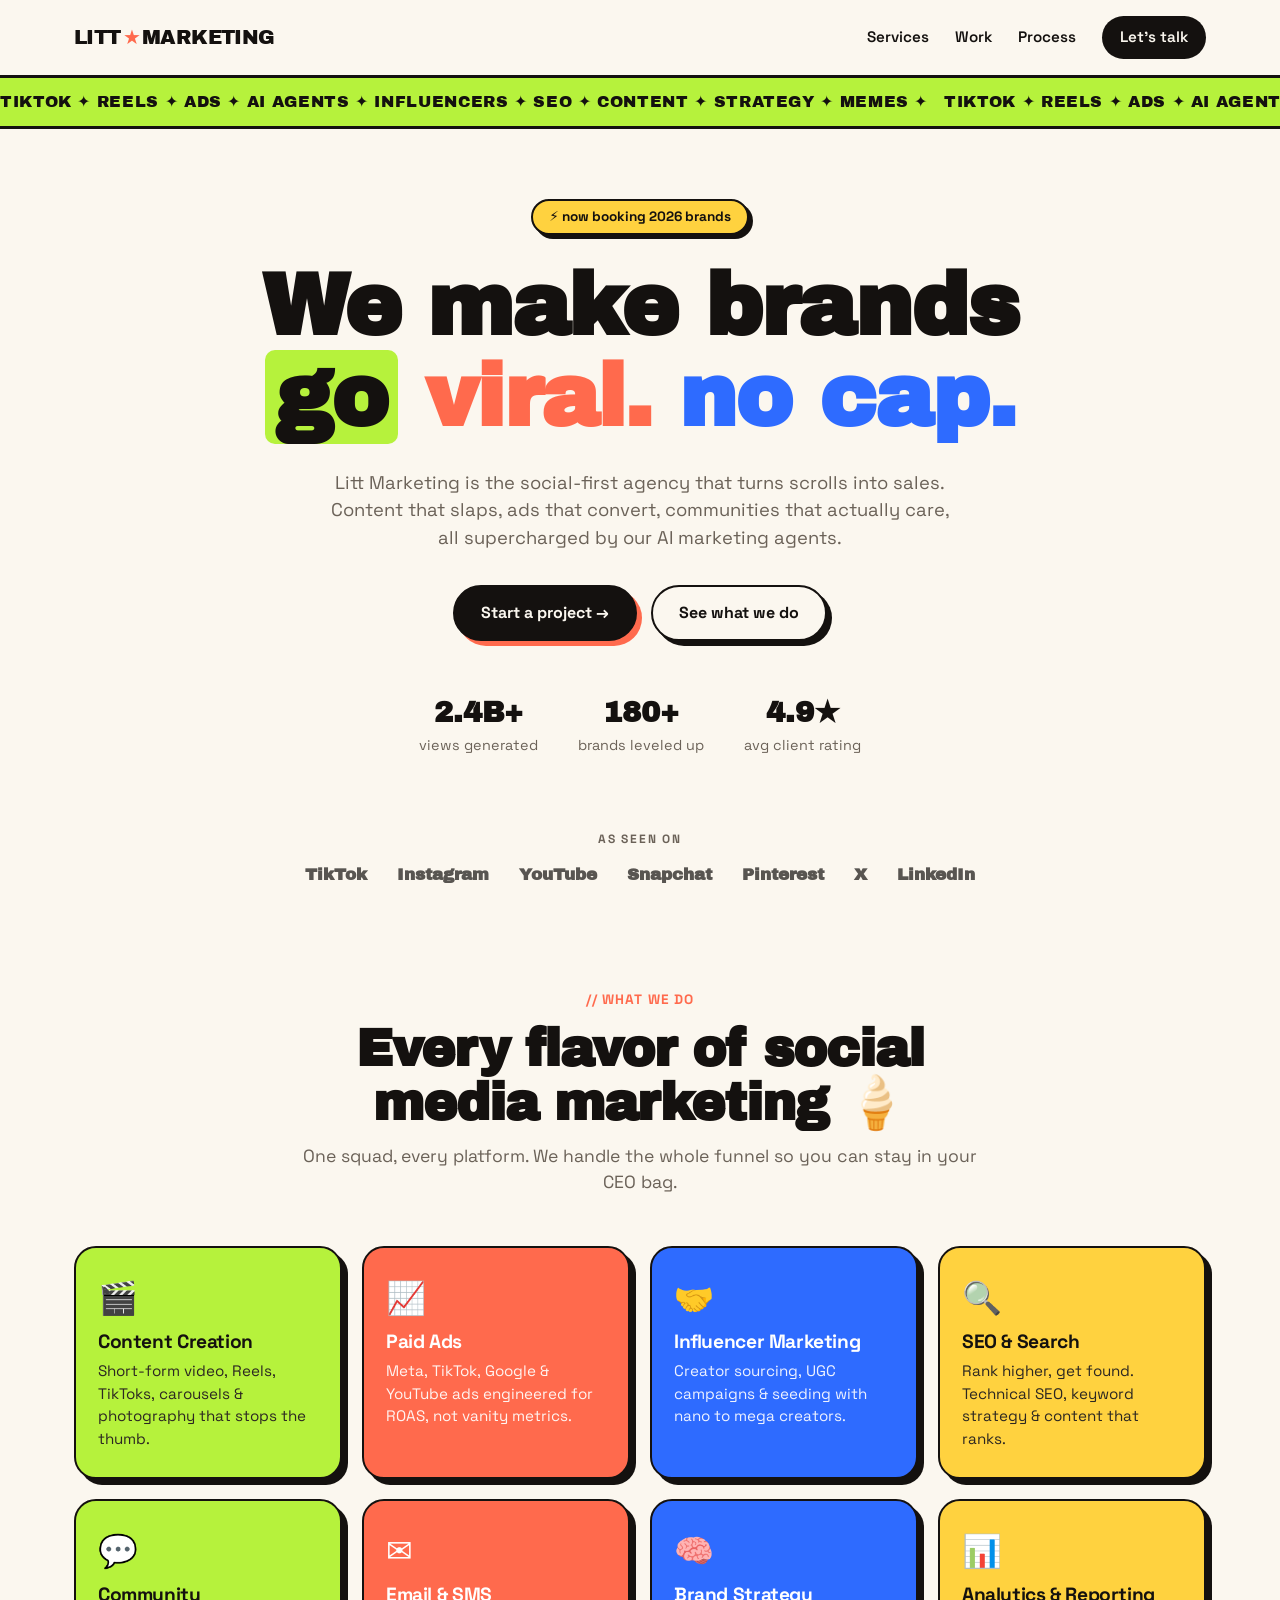
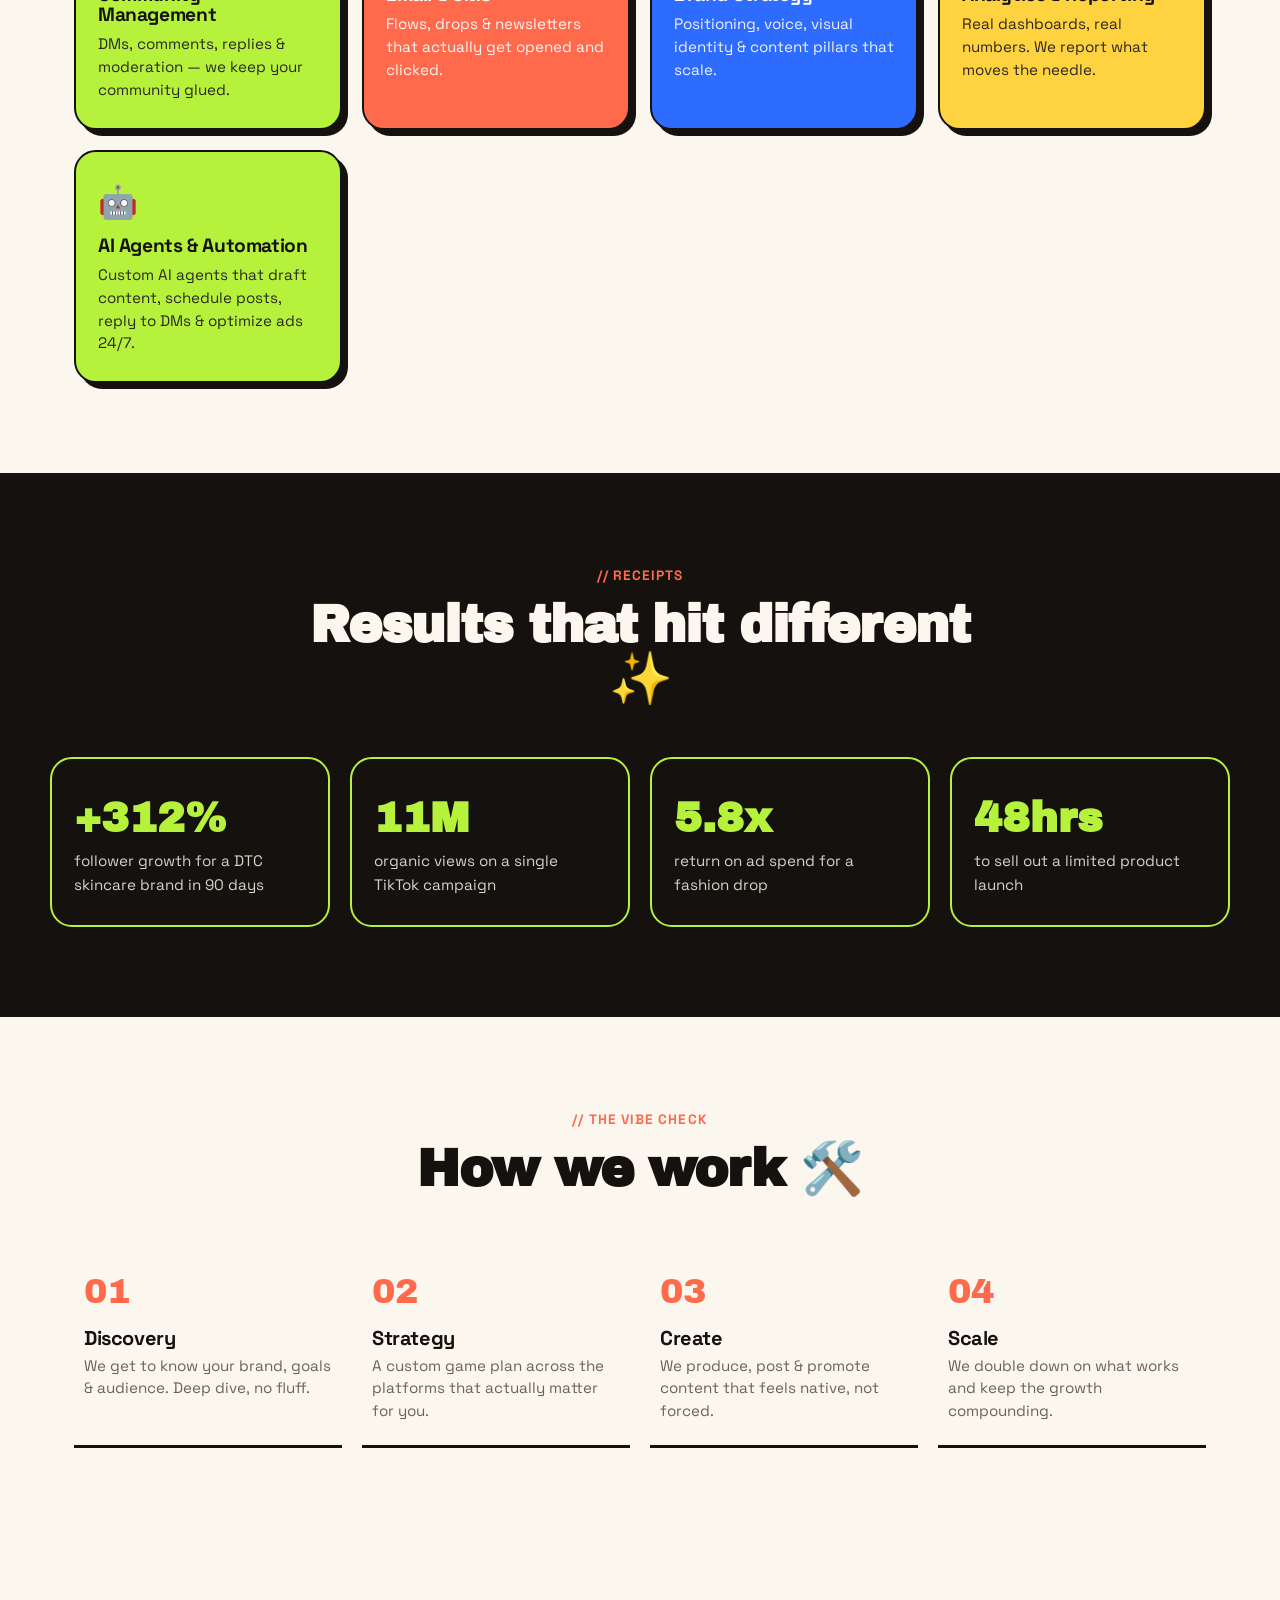
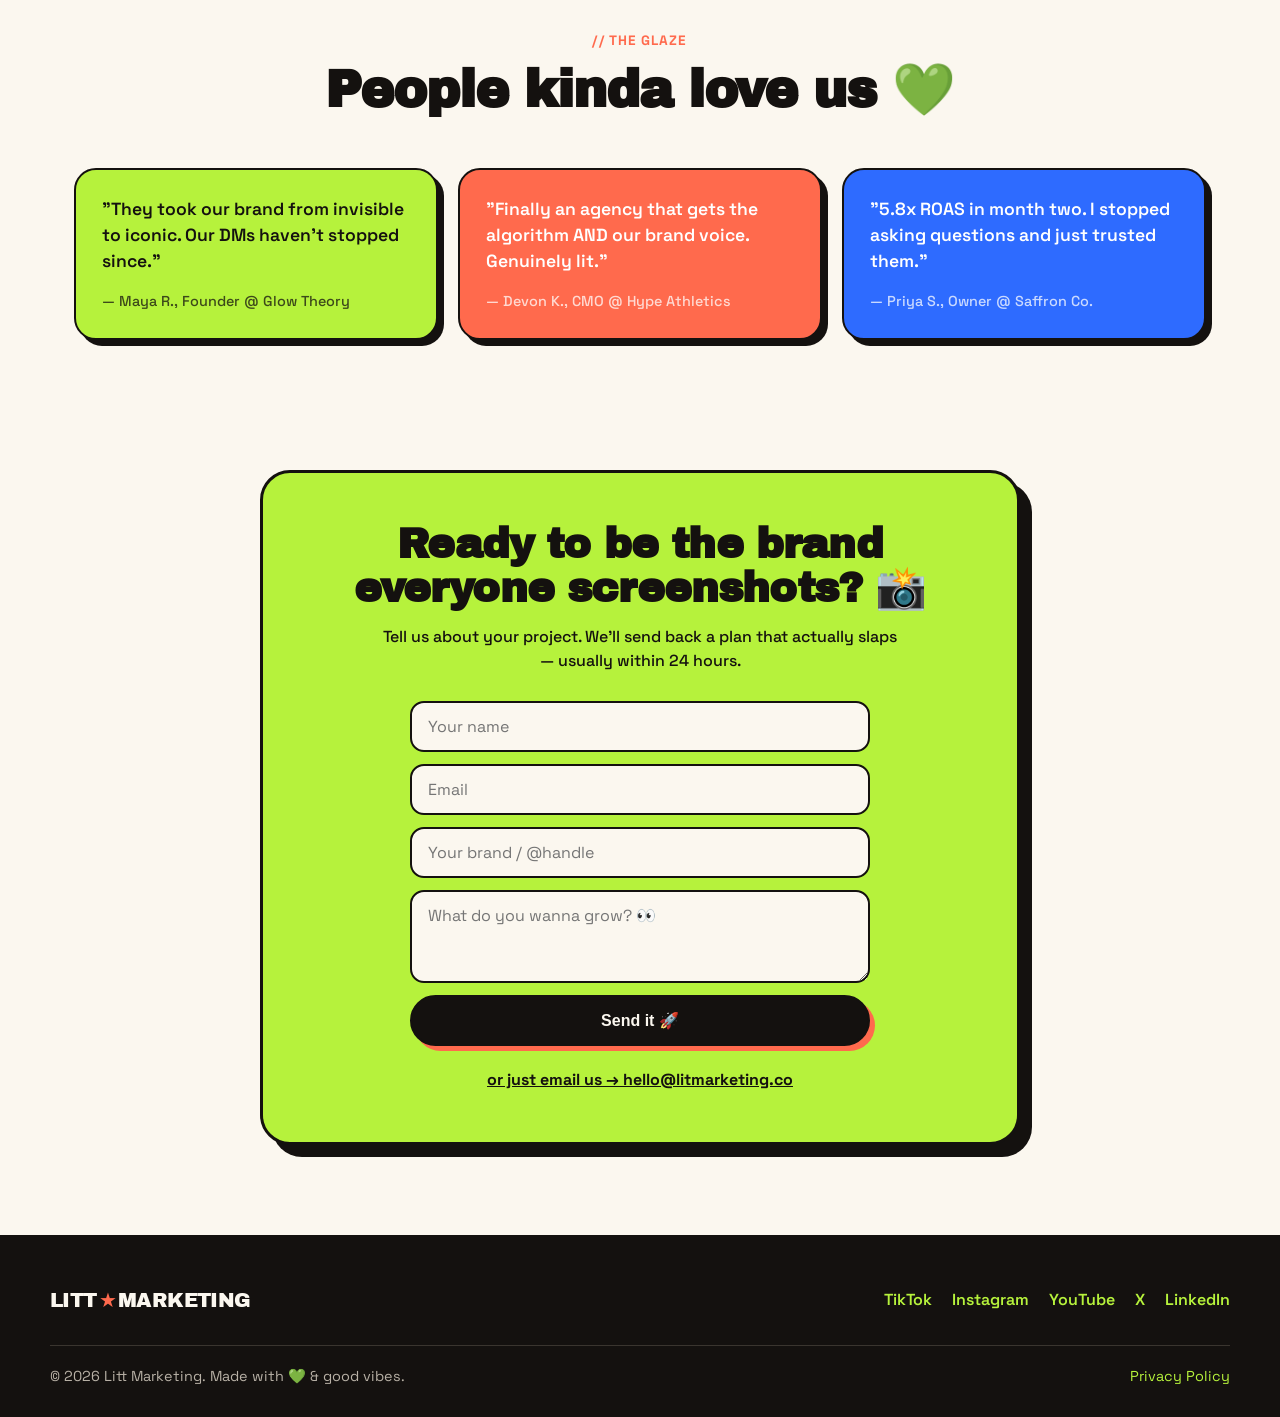
<file: index.html>
<!DOCTYPE html>
<html lang="en">
<head>
  <meta charset="UTF-8" />
  <meta name="viewport" content="width=device-width, initial-scale=1.0" />
  <title>Litt Marketing — We Make Brands Go Viral 🔥</title>
  <meta name="description" content="Litt Marketing is a Gen-Z social media marketing agency. Content, ads, influencer, TikTok, Reels, SEO & more. Let's make your brand iconic." />
  <link rel="preconnect" href="https://fonts.googleapis.com" />
  <link rel="preconnect" href="https://fonts.gstatic.com" crossorigin />
  <link href="https://fonts.googleapis.com/css2?family=Space+Grotesk:wght@400;500;600;700&family=Archivo+Black&display=swap" rel="stylesheet" />
  <link rel="stylesheet" href="styles.css" />
</head>
<body>
  <!-- NAV -->
  <header class="nav">
    <a href="#" class="logo">LITT<span>★</span>MARKETING</a>
    <nav class="nav-links">
      <a href="#services">Services</a>
      <a href="#work">Work</a>
      <a href="#process">Process</a>
      <a href="#contact" class="nav-cta">Let's talk</a>
    </nav>
  </header>

  <!-- MARQUEE -->
  <div class="marquee">
    <div class="marquee-track">
      <span>TIKTOK ✦ REELS ✦ ADS ✦ AI AGENTS ✦ INFLUENCERS ✦ SEO ✦ CONTENT ✦ STRATEGY ✦ MEMES ✦ </span>
      <span>TIKTOK ✦ REELS ✦ ADS ✦ AI AGENTS ✦ INFLUENCERS ✦ SEO ✦ CONTENT ✦ STRATEGY ✦ MEMES ✦ </span>
      <span>TIKTOK ✦ REELS ✦ ADS ✦ AI AGENTS ✦ INFLUENCERS ✦ SEO ✦ CONTENT ✦ STRATEGY ✦ MEMES ✦ </span>
      <span>TIKTOK ✦ REELS ✦ ADS ✦ AI AGENTS ✦ INFLUENCERS ✦ SEO ✦ CONTENT ✦ STRATEGY ✦ MEMES ✦ </span>
      <span>TIKTOK ✦ REELS ✦ ADS ✦ AI AGENTS ✦ INFLUENCERS ✦ SEO ✦ CONTENT ✦ STRATEGY ✦ MEMES ✦ </span>
      <span>TIKTOK ✦ REELS ✦ ADS ✦ AI AGENTS ✦ INFLUENCERS ✦ SEO ✦ CONTENT ✦ STRATEGY ✦ MEMES ✦ </span>
    </div>
  </div>

  <!-- HERO -->
  <section class="hero">
    <div class="hero-badge">⚡ now booking 2026 brands</div>
    <h1>We make brands<br /><span class="hl-green">go</span> <span class="hl-coral">viral.</span> <span class="wink">no cap.</span></h1>
    <p class="hero-sub">Litt Marketing is the social-first agency that turns scrolls into sales. Content that slaps, ads that convert, communities that actually care, all supercharged by our AI marketing agents.</p>
    <div class="hero-cta">
      <a href="#contact" class="btn btn-dark">Start a project →</a>
      <a href="#services" class="btn btn-ghost">See what we do</a>
    </div>
    <div class="hero-stats">
      <div><strong>2.4B+</strong><span>views generated</span></div>
      <div><strong>180+</strong><span>brands leveled up</span></div>
      <div><strong>4.9★</strong><span>avg client rating</span></div>
    </div>
  </section>

  <!-- LOGOS / TRUST -->
  <div class="logos">
    <span>as seen on</span>
    <div class="logo-row">
      <b>TikTok</b><b>Instagram</b><b>YouTube</b><b>Snapchat</b><b>Pinterest</b><b>X</b><b>LinkedIn</b>
    </div>
  </div>

  <!-- SERVICES -->
  <section id="services" class="section">
    <div class="section-head">
      <span class="eyebrow">// what we do</span>
      <h2>Every flavor of social media marketing 🍦</h2>
      <p>One squad, every platform. We handle the whole funnel so you can stay in your CEO bag.</p>
    </div>
    <div class="cards">
      <article class="card c-green">
        <div class="card-emoji">🎬</div>
        <h3>Content Creation</h3>
        <p>Short-form video, Reels, TikToks, carousels & photography that stops the thumb.</p>
      </article>
      <article class="card c-coral">
        <div class="card-emoji">📈</div>
        <h3>Paid Ads</h3>
        <p>Meta, TikTok, Google & YouTube ads engineered for ROAS, not vanity metrics.</p>
      </article>
      <article class="card c-blue">
        <div class="card-emoji">🤝</div>
        <h3>Influencer Marketing</h3>
        <p>Creator sourcing, UGC campaigns & seeding with nano to mega creators.</p>
      </article>
      <article class="card c-yellow">
        <div class="card-emoji">🔍</div>
        <h3>SEO & Search</h3>
        <p>Rank higher, get found. Technical SEO, keyword strategy & content that ranks.</p>
      </article>
      <article class="card c-green">
        <div class="card-emoji">💬</div>
        <h3>Community Management</h3>
        <p>DMs, comments, replies & moderation — we keep your community glued.</p>
      </article>
      <article class="card c-coral">
        <div class="card-emoji">✉️</div>
        <h3>Email & SMS</h3>
        <p>Flows, drops & newsletters that actually get opened and clicked.</p>
      </article>
      <article class="card c-blue">
        <div class="card-emoji">🧠</div>
        <h3>Brand Strategy</h3>
        <p>Positioning, voice, visual identity & content pillars that scale.</p>
      </article>
      <article class="card c-yellow">
        <div class="card-emoji">📊</div>
        <h3>Analytics & Reporting</h3>
        <p>Real dashboards, real numbers. We report what moves the needle.</p>
      </article>
      <article class="card c-green">
        <div class="card-emoji">🤖</div>
        <h3>AI Agents & Automation</h3>
        <p>Custom AI agents that draft content, schedule posts, reply to DMs & optimize ads 24/7.</p>
      </article>
    </div>
  </section>

  <!-- WORK / RESULTS -->
  <section id="work" class="section work">
    <div class="section-head">
      <span class="eyebrow">// receipts</span>
      <h2>Results that hit different ✨</h2>
    </div>
    <div class="result-grid">
      <div class="result"><strong>+312%</strong><span>follower growth for a DTC skincare brand in 90 days</span></div>
      <div class="result"><strong>11M</strong><span>organic views on a single TikTok campaign</span></div>
      <div class="result"><strong>5.8x</strong><span>return on ad spend for a fashion drop</span></div>
      <div class="result"><strong>48hrs</strong><span>to sell out a limited product launch</span></div>
    </div>
  </section>

  <!-- PROCESS -->
  <section id="process" class="section">
    <div class="section-head">
      <span class="eyebrow">// the vibe check</span>
      <h2>How we work 🛠️</h2>
    </div>
    <div class="steps">
      <div class="step"><span class="step-num">01</span><h3>Discovery</h3><p>We get to know your brand, goals & audience. Deep dive, no fluff.</p></div>
      <div class="step"><span class="step-num">02</span><h3>Strategy</h3><p>A custom game plan across the platforms that actually matter for you.</p></div>
      <div class="step"><span class="step-num">03</span><h3>Create</h3><p>We produce, post & promote content that feels native, not forced.</p></div>
      <div class="step"><span class="step-num">04</span><h3>Scale</h3><p>We double down on what works and keep the growth compounding.</p></div>
    </div>
  </section>

  <!-- TESTIMONIALS -->
  <section class="section testi">
    <div class="section-head">
      <span class="eyebrow">// the glaze</span>
      <h2>People kinda love us 💚</h2>
    </div>
    <div class="quotes">
      <blockquote class="q-green">"They took our brand from invisible to iconic. Our DMs haven't stopped since."<cite>— Maya R., Founder @ Glow Theory</cite></blockquote>
      <blockquote class="q-coral">"Finally an agency that gets the algorithm AND our brand voice. Genuinely lit."<cite>— Devon K., CMO @ Hype Athletics</cite></blockquote>
      <blockquote class="q-blue">"5.8x ROAS in month two. I stopped asking questions and just trusted them."<cite>— Priya S., Owner @ Saffron Co.</cite></blockquote>
    </div>
  </section>

  <!-- CTA / CONTACT -->
  <section id="contact" class="cta-banner">
    <h2>Ready to be the brand everyone screenshots? 📸</h2>
    <p>Tell us about your project. We'll send back a plan that actually slaps — usually within 24 hours.</p>
    <form class="contact-form" onsubmit="event.preventDefault(); this.reset(); document.getElementById('thanks').style.display='block';">
      <input type="text" placeholder="Your name" required />
      <input type="email" placeholder="Email" required />
      <input type="text" placeholder="Your brand / @handle" />
      <textarea placeholder="What do you wanna grow? 👀" rows="3"></textarea>
      <button type="submit" class="btn btn-dark">Send it 🚀</button>
      <p id="thanks" class="thanks">Got it! We'll slide into your inbox soon 💌</p>
    </form>
    <a class="email-direct" href="mailto:hello@litmarketing.co">or just email us → hello@litmarketing.co</a>
  </section>

  <!-- FOOTER -->
  <footer class="footer">
    <div class="footer-top">
      <a href="#" class="logo">LITT<span>★</span>MARKETING</a>
      <div class="socials">
        <a href="#" aria-label="TikTok">TikTok</a>
        <a href="#" aria-label="Instagram">Instagram</a>
        <a href="#" aria-label="YouTube">YouTube</a>
        <a href="#" aria-label="X">X</a>
        <a href="#" aria-label="LinkedIn">LinkedIn</a>
      </div>
    </div>
    <div class="footer-bottom">
      <span>© 2026 Litt Marketing. Made with 💚 &amp; good vibes.</span>
      <a href="privacy.html">Privacy Policy</a>
    </div>
  </footer>
</body>
</html>
</file>
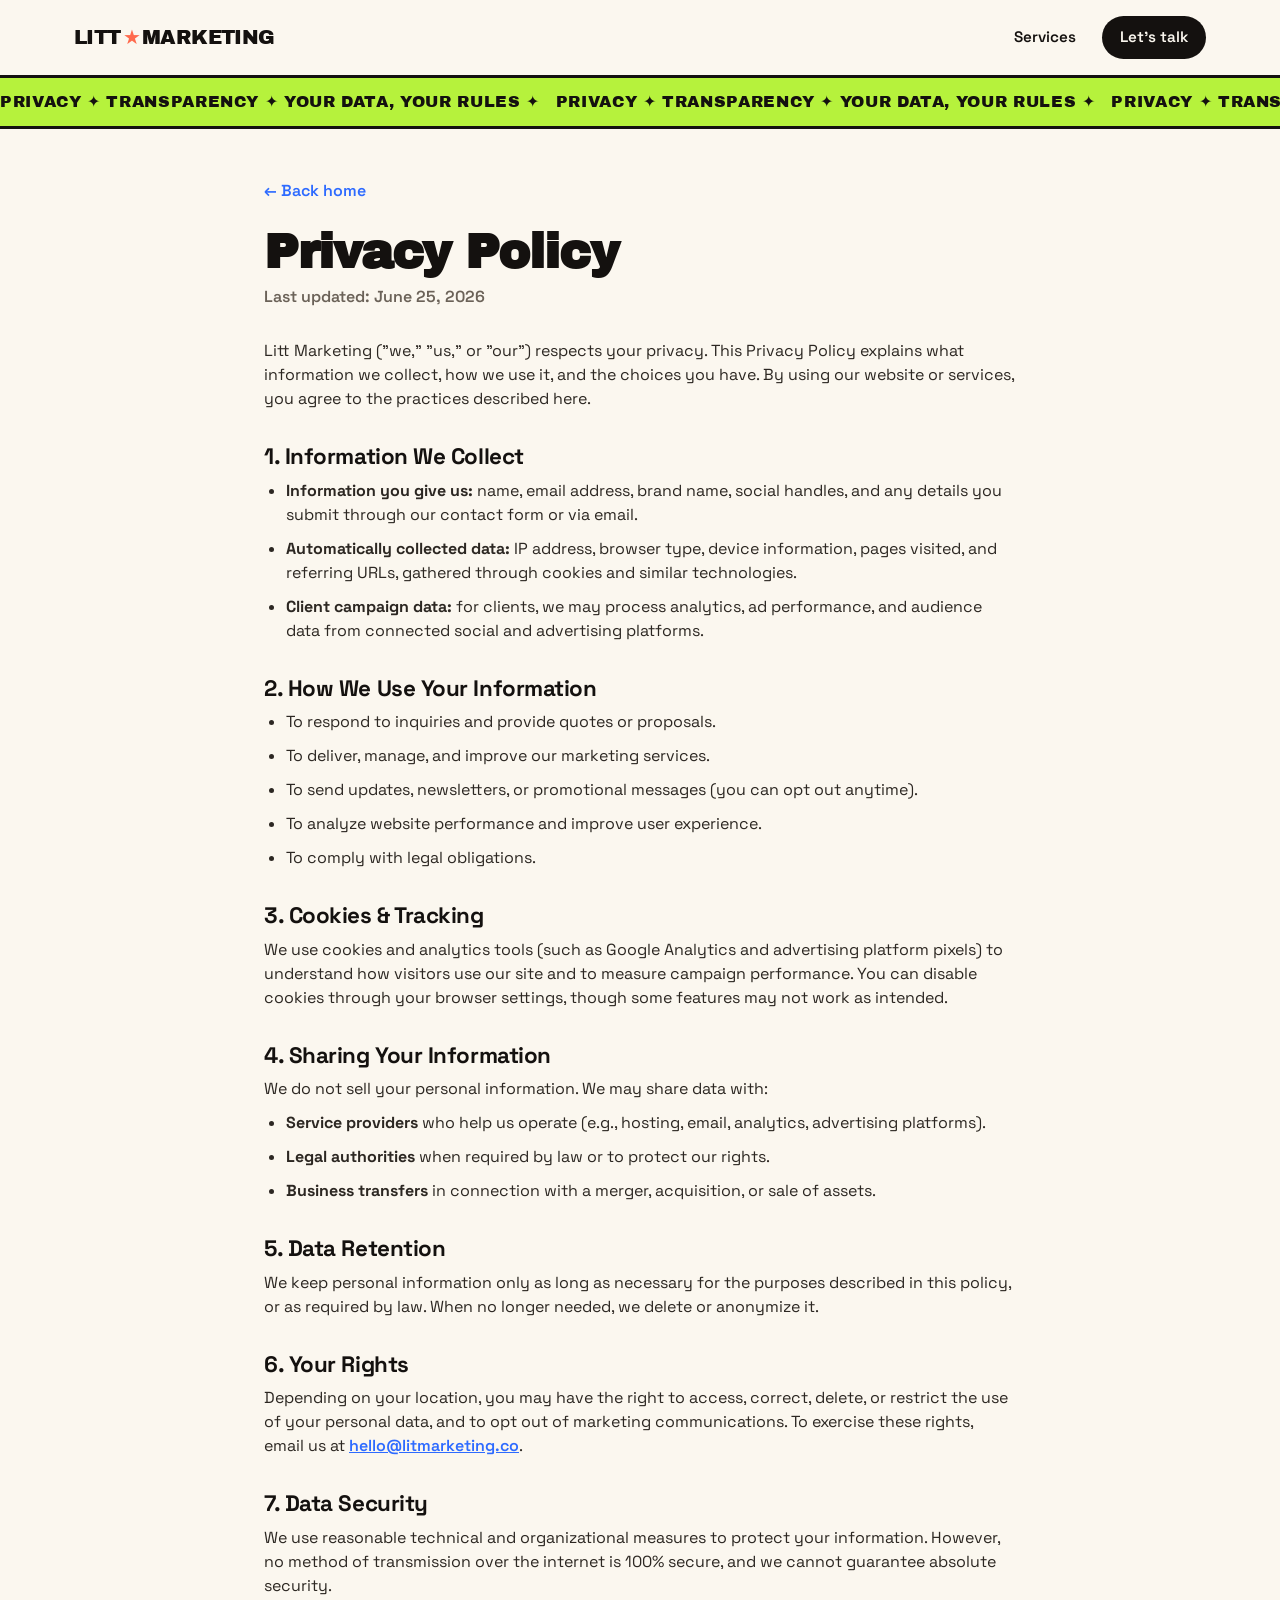
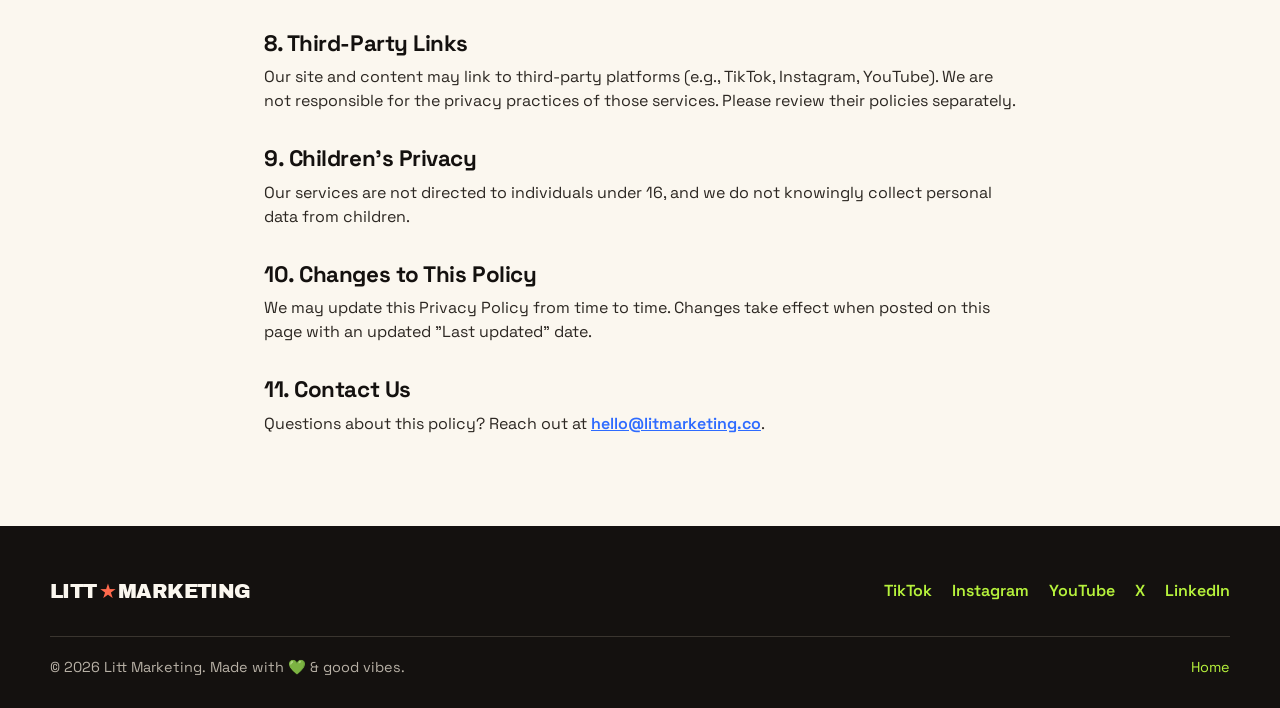
<file: privacy.html>
<!DOCTYPE html>
<html lang="en">
<head>
  <meta charset="UTF-8" />
  <meta name="viewport" content="width=device-width, initial-scale=1.0" />
  <title>Privacy Policy — Litt Marketing</title>
  <meta name="description" content="How Litt Marketing collects, uses, and protects your data." />
  <link rel="preconnect" href="https://fonts.googleapis.com" />
  <link rel="preconnect" href="https://fonts.gstatic.com" crossorigin />
  <link href="https://fonts.googleapis.com/css2?family=Space+Grotesk:wght@400;500;600;700&family=Archivo+Black&display=swap" rel="stylesheet" />
  <link rel="stylesheet" href="styles.css" />
  <style>
    .legal { max-width: 800px; margin: 0 auto; padding: 50px 24px 80px; }
    .legal h1 { font-family: 'Archivo Black', sans-serif; font-size: clamp(2rem, 5vw, 3rem); }
    .legal .updated { color: var(--muted); font-weight: 600; margin: 8px 0 30px; }
    .legal h2 { font-size: 1.4rem; margin: 34px 0 10px; }
    .legal p, .legal li { color: #2c2722; margin-bottom: 10px; }
    .legal ul { padding-left: 22px; }
    .legal a { color: var(--blue); font-weight: 600; }
    .back { display: inline-block; margin-bottom: 24px; font-weight: 700; color: var(--ink); text-decoration: none; }
  </style>
</head>
<body>
  <header class="nav">
    <a href="index.html" class="logo">LITT<span>★</span>MARKETING</a>
    <nav class="nav-links">
      <a href="index.html#services">Services</a>
      <a href="index.html#contact" class="nav-cta">Let's talk</a>
    </nav>
  </header>

  <div class="marquee">
    <div class="marquee-track">
      <span>PRIVACY ✦ TRANSPARENCY ✦ YOUR DATA, YOUR RULES ✦ </span>
      <span>PRIVACY ✦ TRANSPARENCY ✦ YOUR DATA, YOUR RULES ✦ </span>
      <span>PRIVACY ✦ TRANSPARENCY ✦ YOUR DATA, YOUR RULES ✦ </span>
      <span>PRIVACY ✦ TRANSPARENCY ✦ YOUR DATA, YOUR RULES ✦ </span>
      <span>PRIVACY ✦ TRANSPARENCY ✦ YOUR DATA, YOUR RULES ✦ </span>
      <span>PRIVACY ✦ TRANSPARENCY ✦ YOUR DATA, YOUR RULES ✦ </span>
    </div>
  </div>

  <main class="legal">
    <a href="index.html" class="back">← Back home</a>
    <h1>Privacy Policy</h1>
    <p class="updated">Last updated: June 25, 2026</p>

    <p>Litt Marketing ("we," "us," or "our") respects your privacy. This Privacy Policy explains what information we collect, how we use it, and the choices you have. By using our website or services, you agree to the practices described here.</p>

    <h2>1. Information We Collect</h2>
    <ul>
      <li><strong>Information you give us:</strong> name, email address, brand name, social handles, and any details you submit through our contact form or via email.</li>
      <li><strong>Automatically collected data:</strong> IP address, browser type, device information, pages visited, and referring URLs, gathered through cookies and similar technologies.</li>
      <li><strong>Client campaign data:</strong> for clients, we may process analytics, ad performance, and audience data from connected social and advertising platforms.</li>
    </ul>

    <h2>2. How We Use Your Information</h2>
    <ul>
      <li>To respond to inquiries and provide quotes or proposals.</li>
      <li>To deliver, manage, and improve our marketing services.</li>
      <li>To send updates, newsletters, or promotional messages (you can opt out anytime).</li>
      <li>To analyze website performance and improve user experience.</li>
      <li>To comply with legal obligations.</li>
    </ul>

    <h2>3. Cookies & Tracking</h2>
    <p>We use cookies and analytics tools (such as Google Analytics and advertising platform pixels) to understand how visitors use our site and to measure campaign performance. You can disable cookies through your browser settings, though some features may not work as intended.</p>

    <h2>4. Sharing Your Information</h2>
    <p>We do not sell your personal information. We may share data with:</p>
    <ul>
      <li><strong>Service providers</strong> who help us operate (e.g., hosting, email, analytics, advertising platforms).</li>
      <li><strong>Legal authorities</strong> when required by law or to protect our rights.</li>
      <li><strong>Business transfers</strong> in connection with a merger, acquisition, or sale of assets.</li>
    </ul>

    <h2>5. Data Retention</h2>
    <p>We keep personal information only as long as necessary for the purposes described in this policy, or as required by law. When no longer needed, we delete or anonymize it.</p>

    <h2>6. Your Rights</h2>
    <p>Depending on your location, you may have the right to access, correct, delete, or restrict the use of your personal data, and to opt out of marketing communications. To exercise these rights, email us at <a href="mailto:hello@litmarketing.co">hello@litmarketing.co</a>.</p>

    <h2>7. Data Security</h2>
    <p>We use reasonable technical and organizational measures to protect your information. However, no method of transmission over the internet is 100% secure, and we cannot guarantee absolute security.</p>

    <h2>8. Third-Party Links</h2>
    <p>Our site and content may link to third-party platforms (e.g., TikTok, Instagram, YouTube). We are not responsible for the privacy practices of those services. Please review their policies separately.</p>

    <h2>9. Children's Privacy</h2>
    <p>Our services are not directed to individuals under 16, and we do not knowingly collect personal data from children.</p>

    <h2>10. Changes to This Policy</h2>
    <p>We may update this Privacy Policy from time to time. Changes take effect when posted on this page with an updated "Last updated" date.</p>

    <h2>11. Contact Us</h2>
    <p>Questions about this policy? Reach out at <a href="mailto:hello@litmarketing.co">hello@litmarketing.co</a>.</p>
  </main>

  <footer class="footer">
    <div class="footer-top">
      <a href="index.html" class="logo">LITT<span>★</span>MARKETING</a>
      <div class="socials">
        <a href="#">TikTok</a><a href="#">Instagram</a><a href="#">YouTube</a><a href="#">X</a><a href="#">LinkedIn</a>
      </div>
    </div>
    <div class="footer-bottom">
      <span>© 2026 Litt Marketing. Made with 💚 &amp; good vibes.</span>
      <a href="index.html">Home</a>
    </div>
  </footer>
</body>
</html>
</file>
<file: styles.css>
/* ===== LIT MARKETING — styles ===== */
:root {
  --cream: #FBF7EF;
  --ink: #14110F;
  --green: #B6F23C;   /* lime */
  --coral: #FF6A4D;   /* warm coral */
  --blue: #2E6BFF;    /* electric blue */
  --yellow: #FFD23F;  /* sun yellow */
  --teal: #0FB6A8;
  --muted: #6b6258;
  --radius: 22px;
  --shadow: 0 10px 0 var(--ink);
}

* { margin: 0; padding: 0; box-sizing: border-box; }
html { scroll-behavior: smooth; }
body {
  font-family: 'Space Grotesk', system-ui, sans-serif;
  background: var(--cream);
  color: var(--ink);
  line-height: 1.5;
  overflow-x: hidden;
}
h1, h2, h3 { line-height: 1.05; letter-spacing: -0.02em; }
.section { max-width: 1180px; margin: 0 auto; padding: 90px 24px; }
.eyebrow { font-weight: 700; color: var(--coral); text-transform: uppercase; letter-spacing: 0.08em; font-size: 0.85rem; }

/* ===== NAV ===== */
.nav {
  position: sticky; top: 0; z-index: 50;
  display: flex; align-items: center; justify-content: space-between;
  padding: 16px 24px; max-width: 1180px; margin: 0 auto;
  background: rgba(251,247,239,0.85); backdrop-filter: blur(8px);
}
.logo {
  font-family: 'Archivo Black', sans-serif; font-size: 1.25rem;
  text-decoration: none; color: var(--ink); letter-spacing: -0.03em;
}
.logo span { color: var(--coral); margin: 0 2px; }
.nav-links { display: flex; align-items: center; gap: 26px; }
.nav-links a { text-decoration: none; color: var(--ink); font-weight: 600; font-size: 0.95rem; }
.nav-links a:hover { color: var(--coral); }
.nav-cta {
  background: var(--ink); color: var(--cream) !important;
  padding: 10px 18px; border-radius: 999px;
}
.nav-cta:hover { background: var(--coral); }

/* ===== MARQUEE ===== */
.marquee { background: var(--green); border-top: 3px solid var(--ink); border-bottom: 3px solid var(--ink); overflow: hidden; padding: 12px 0; }
.marquee-track { display: flex; white-space: nowrap; animation: scroll 24s linear infinite; font-family: 'Archivo Black', sans-serif; font-size: 1rem; letter-spacing: 0.04em; }
.marquee-track span { padding-right: 1rem; }
@keyframes scroll { to { transform: translateX(-50%); } }

/* ===== HERO ===== */
.hero { max-width: 1000px; margin: 0 auto; padding: 70px 24px 50px; text-align: center; }
.hero-badge {
  display: inline-block; background: var(--yellow); border: 2px solid var(--ink);
  padding: 6px 16px; border-radius: 999px; font-weight: 700; font-size: 0.85rem;
  box-shadow: 4px 4px 0 var(--ink); margin-bottom: 26px;
}
.hero h1 { font-family: 'Archivo Black', sans-serif; font-size: clamp(2.6rem, 7vw, 5.4rem); }
.hl-green { background: var(--green); padding: 0 10px; border-radius: 10px; }
.hl-coral { color: var(--coral); }
.wink { color: var(--blue); }
.hero-sub { max-width: 620px; margin: 26px auto 0; font-size: 1.15rem; color: var(--muted); }
.hero-cta { display: flex; gap: 14px; justify-content: center; margin: 34px 0 50px; flex-wrap: wrap; }
.btn {
  display: inline-block; font-weight: 700; text-decoration: none;
  padding: 14px 26px; border-radius: 999px; border: 2px solid var(--ink);
  transition: transform 0.12s ease, box-shadow 0.12s ease; font-size: 1rem;
}
.btn:active { transform: translate(3px,3px); box-shadow: none !important; }
.btn-dark { background: var(--ink); color: var(--cream); box-shadow: 5px 5px 0 var(--coral); }
.btn-dark:hover { box-shadow: 7px 7px 0 var(--coral); transform: translate(-1px,-1px); }
.btn-ghost { background: var(--cream); color: var(--ink); box-shadow: 5px 5px 0 var(--ink); }
.btn-ghost:hover { box-shadow: 7px 7px 0 var(--ink); transform: translate(-1px,-1px); }
.hero-stats { display: flex; gap: 40px; justify-content: center; flex-wrap: wrap; }
.hero-stats div { display: flex; flex-direction: column; }
.hero-stats strong { font-family: 'Archivo Black', sans-serif; font-size: 1.8rem; }
.hero-stats span { color: var(--muted); font-size: 0.9rem; }

/* ===== LOGOS ===== */
.logos { text-align: center; padding: 20px 24px 10px; }
.logos > span { text-transform: uppercase; letter-spacing: 0.15em; font-size: 0.75rem; color: var(--muted); font-weight: 700; }
.logo-row { display: flex; gap: 30px; justify-content: center; flex-wrap: wrap; margin-top: 12px; opacity: 0.7; }
.logo-row b { font-family: 'Archivo Black', sans-serif; font-size: 1.05rem; }

/* ===== SECTION HEAD ===== */
.section-head { max-width: 700px; margin: 0 auto 50px; text-align: center; }
.section-head h2 { font-family: 'Archivo Black', sans-serif; font-size: clamp(2rem, 5vw, 3.2rem); margin: 12px 0; }
.section-head p { color: var(--muted); font-size: 1.1rem; }

/* ===== CARDS ===== */
.cards { display: grid; grid-template-columns: repeat(4, 1fr); gap: 20px; }
.card {
  border: 2px solid var(--ink); border-radius: var(--radius); padding: 26px 22px;
  box-shadow: 6px 6px 0 var(--ink); transition: transform 0.15s ease, box-shadow 0.15s ease;
}
.card:hover { transform: translate(-2px,-2px); box-shadow: 9px 9px 0 var(--ink); }
.card-emoji { font-size: 2rem; margin-bottom: 10px; }
.card h3 { font-size: 1.2rem; margin-bottom: 8px; }
.card p { font-size: 0.95rem; color: #2c2722; }
.c-green { background: var(--green); }
.c-coral { background: var(--coral); color: #fff; }
.c-coral p { color: #fff4f1; }
.c-blue { background: var(--blue); color: #fff; }
.c-blue p { color: #eef2ff; }
.c-yellow { background: var(--yellow); }

/* ===== WORK / RESULTS ===== */
.work { background: var(--ink); color: var(--cream); max-width: none; }
.work .section-head h2 { color: var(--cream); }
.result-grid { max-width: 1180px; margin: 0 auto; display: grid; grid-template-columns: repeat(4,1fr); gap: 20px; }
.result { border: 2px solid var(--green); border-radius: var(--radius); padding: 28px 22px; }
.result strong { font-family: 'Archivo Black', sans-serif; font-size: 2.6rem; color: var(--green); display: block; }
.result span { color: #d8d2c8; font-size: 0.95rem; }

/* ===== STEPS ===== */
.steps { display: grid; grid-template-columns: repeat(4,1fr); gap: 20px; }
.step { border-bottom: 3px solid var(--ink); padding: 18px 10px 22px; }
.step-num { font-family: 'Archivo Black', sans-serif; font-size: 2.2rem; color: var(--coral); }
.step h3 { margin: 10px 0 6px; font-size: 1.25rem; }
.step p { color: var(--muted); font-size: 0.95rem; }

/* ===== TESTIMONIALS ===== */
.quotes { display: grid; grid-template-columns: repeat(3,1fr); gap: 20px; }
.quotes blockquote {
  border: 2px solid var(--ink); border-radius: var(--radius); padding: 26px;
  font-size: 1.1rem; font-weight: 600; box-shadow: 6px 6px 0 var(--ink);
}
.quotes cite { display: block; margin-top: 16px; font-size: 0.9rem; font-weight: 500; font-style: normal; opacity: 0.75; }
.q-green { background: var(--green); }
.q-coral { background: var(--coral); color: #fff; }
.q-blue { background: var(--blue); color: #fff; }

/* ===== CTA BANNER ===== */
.cta-banner {
  max-width: 760px; margin: 40px auto 90px; padding: 50px 30px; text-align: center;
  background: var(--green); border: 3px solid var(--ink); border-radius: 30px;
  box-shadow: 12px 12px 0 var(--ink);
}
.cta-banner h2 { font-family: 'Archivo Black', sans-serif; font-size: clamp(1.8rem, 4vw, 2.6rem); }
.cta-banner > p { max-width: 520px; margin: 14px auto 28px; font-weight: 500; }
.contact-form { display: grid; gap: 12px; max-width: 460px; margin: 0 auto; text-align: left; }
.contact-form input, .contact-form textarea {
  border: 2px solid var(--ink); border-radius: 14px; padding: 13px 16px;
  font-family: inherit; font-size: 1rem; background: var(--cream); resize: vertical;
}
.contact-form input:focus, .contact-form textarea:focus { outline: 3px solid var(--blue); }
.contact-form .btn-dark { box-shadow: 5px 5px 0 var(--coral); cursor: pointer; }
.thanks { display: none; text-align: center; font-weight: 700; color: var(--ink); }
.email-direct { display: inline-block; margin-top: 22px; font-weight: 700; color: var(--ink); }

/* ===== FOOTER ===== */
.footer { background: var(--ink); color: var(--cream); padding: 50px 24px 30px; }
.footer-top, .footer-bottom { max-width: 1180px; margin: 0 auto; display: flex; align-items: center; justify-content: space-between; flex-wrap: wrap; gap: 16px; }
.footer .logo { color: var(--cream); }
.socials { display: flex; gap: 20px; flex-wrap: wrap; }
.socials a { color: var(--green); text-decoration: none; font-weight: 600; }
.socials a:hover { color: var(--coral); }
.footer-bottom { margin-top: 30px; padding-top: 20px; border-top: 1px solid #3a352f; font-size: 0.9rem; color: #b8b1a6; }
.footer-bottom a { color: var(--green); text-decoration: none; }

/* ===== RESPONSIVE ===== */
@media (max-width: 900px) {
  .cards, .result-grid, .steps { grid-template-columns: repeat(2,1fr); }
  .quotes { grid-template-columns: 1fr; }
  .nav-links { gap: 14px; }
  .nav-links a:not(.nav-cta) { display: none; }
}
@media (max-width: 540px) {
  .cards, .result-grid, .steps { grid-template-columns: 1fr; }
  .hero-stats { gap: 24px; }
}
</file>
